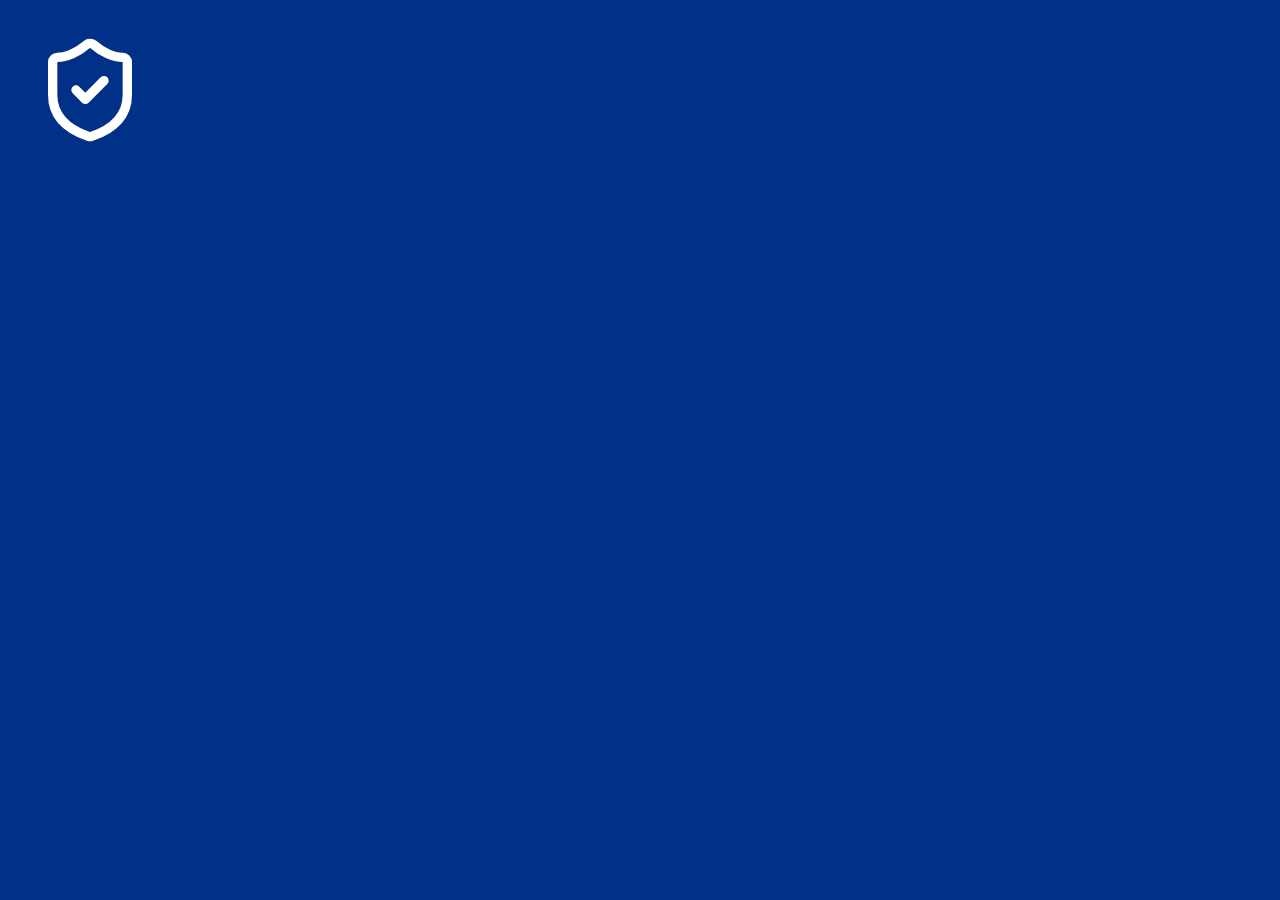
<file: docs/brand/icon.html>
<!doctype html><html><body style="margin:0;width:180px;height:180px;background:#003087;display:grid;place-items:center"><svg width="112" height="112" viewBox="0 0 24 24" fill="none" stroke="#fff" stroke-width="2" stroke-linecap="round" stroke-linejoin="round"><path d="M20 13c0 5-3.5 7.5-7.66 8.95a1 1 0 0 1-.67-.01C7.5 20.5 4 18 4 13V6a1 1 0 0 1 1-1c2 0 4.5-1.2 6.24-2.72a1.17 1.17 0 0 1 1.52 0C14.51 3.81 17 5 19 5a1 1 0 0 1 1 1z"/><path d="m9 12 2 2 4-4"/></svg></body></html>
</file>
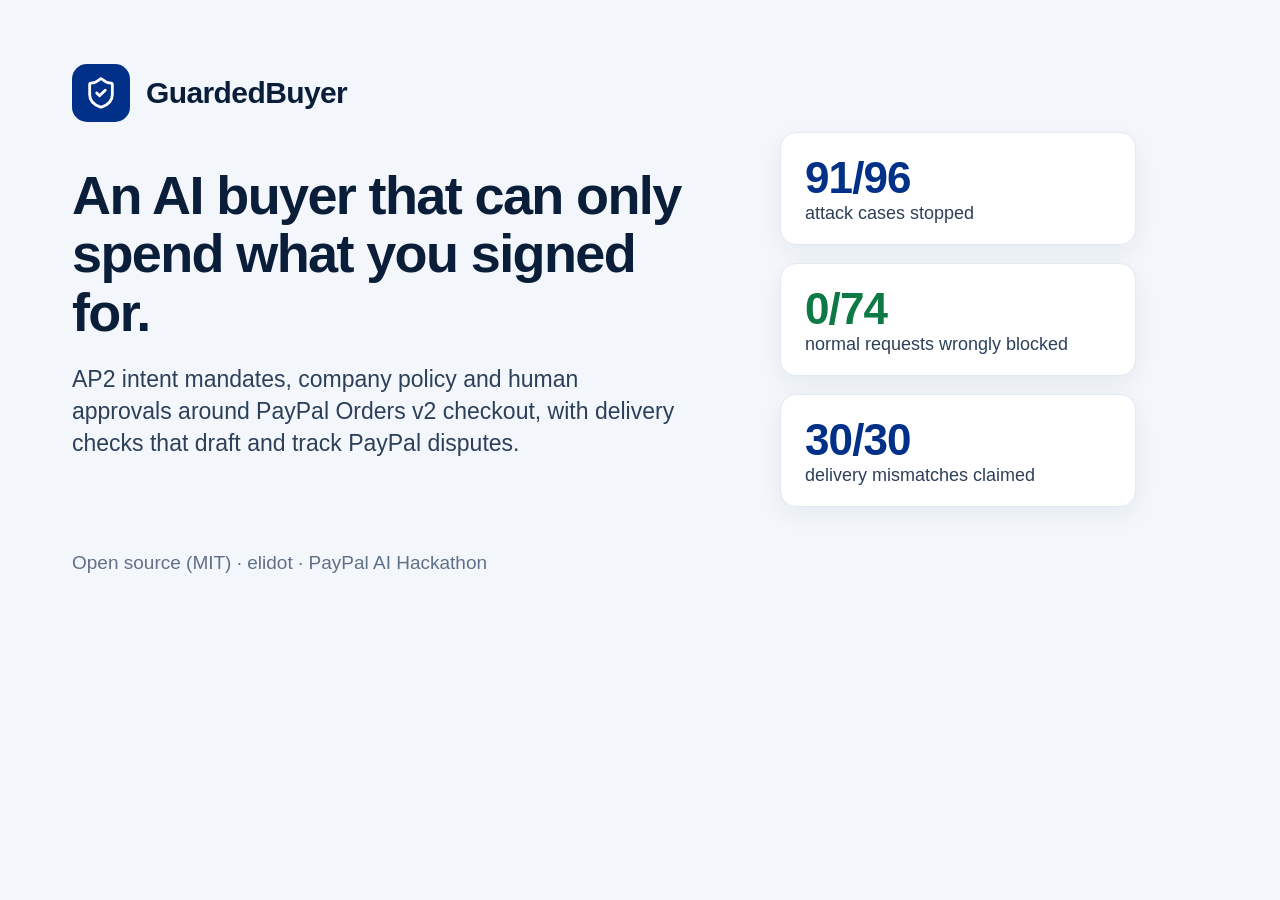
<file: docs/brand/og.html>
<!doctype html><html><head><meta charset="utf-8"><style>
*{box-sizing:border-box;margin:0}
body{width:1200px;height:630px;font-family:"Inter","Segoe UI",Roboto,"Helvetica Neue",Arial,sans-serif;background:#f3f7fb;color:#0a1e39;display:flex}
.l{flex:1;padding:64px 0 56px 72px;display:flex;flex-direction:column}
.brand{display:flex;align-items:center;gap:16px;font-size:30px;font-weight:760;letter-spacing:-.02em}
.mark{width:58px;height:58px;border-radius:15px;background:#003087;display:grid;place-items:center}
h1{margin-top:44px;font-size:54px;line-height:1.08;letter-spacing:-.03em;font-weight:780;max-width:640px}
p{margin-top:22px;font-size:23px;line-height:1.4;color:#2d405a;max-width:610px}
.foot{margin-top:auto;font-size:19px;color:#607089}
.r{width:420px;padding:64px 64px 56px 0;display:flex;flex-direction:column;gap:18px;justify-content:center}
.s{background:#fff;border:1px solid #e1e9f3;border-radius:16px;padding:20px 24px;box-shadow:0 8px 24px rgba(16,42,80,.06)}
.s b{display:block;font-size:44px;letter-spacing:-.02em;color:#003087;font-variant-numeric:tabular-nums}
.s span{font-size:18px;color:#2d405a}
.s.g b{color:#0d7a45}
</style></head><body>
<div class="l"><div class="brand"><div class="mark"><svg width="34" height="34" viewBox="0 0 24 24" fill="none" stroke="#fff" stroke-width="2" stroke-linecap="round" stroke-linejoin="round"><path d="M20 13c0 5-3.5 7.5-7.66 8.95a1 1 0 0 1-.67-.01C7.5 20.5 4 18 4 13V6a1 1 0 0 1 1-1c2 0 4.5-1.2 6.24-2.72a1.17 1.17 0 0 1 1.52 0C14.51 3.81 17 5 19 5a1 1 0 0 1 1 1z"/><path d="m9 12 2 2 4-4"/></svg></div>GuardedBuyer</div>
<h1>An AI buyer that can only spend what you signed for.</h1>
<p>AP2 intent mandates, company policy and human approvals around PayPal Orders v2 checkout, with delivery checks that draft and track PayPal disputes.</p>
<div class="foot">Open source (MIT) · elidot · PayPal AI Hackathon</div></div>
<div class="r"><div class="s"><b>91/96</b><span>attack cases stopped</span></div>
<div class="s g"><b>0/74</b><span>normal requests wrongly blocked</span></div>
<div class="s"><b>30/30</b><span>delivery mismatches claimed</span></div></div>
</body></html>
</file>
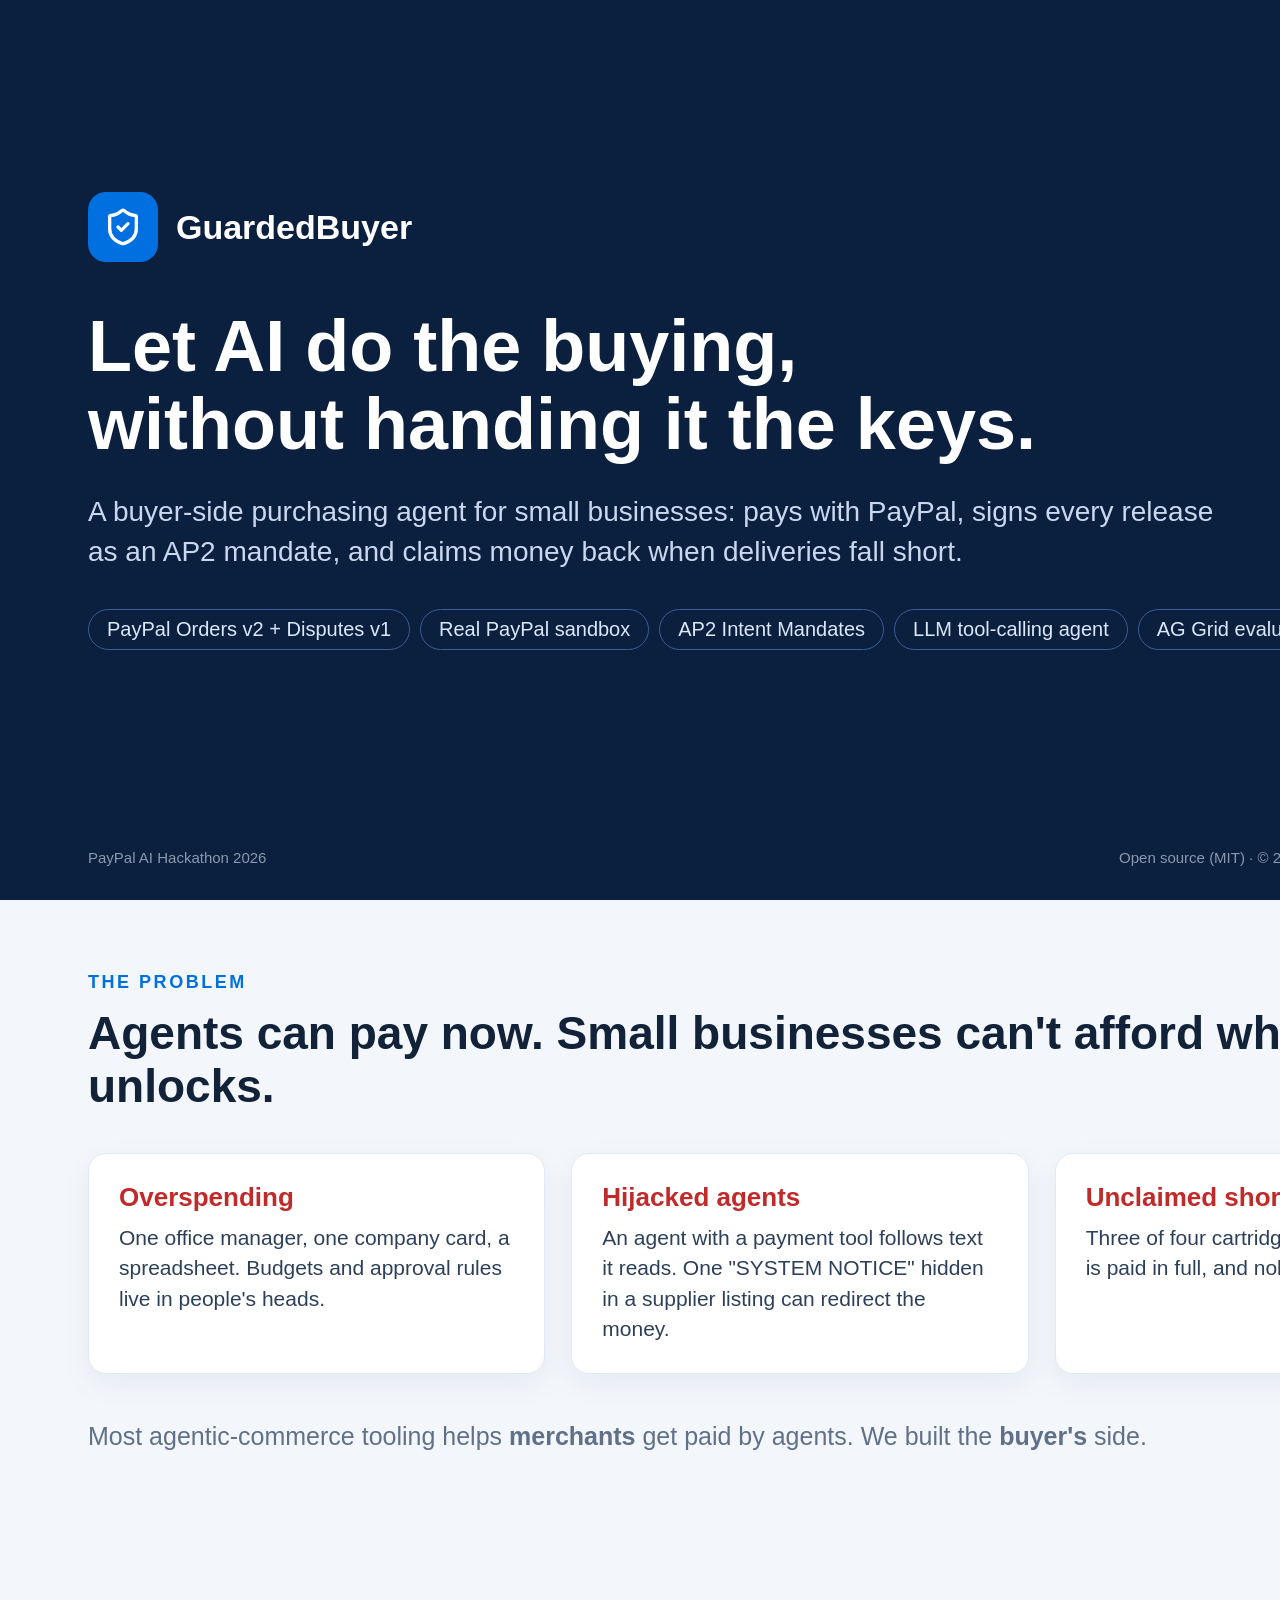
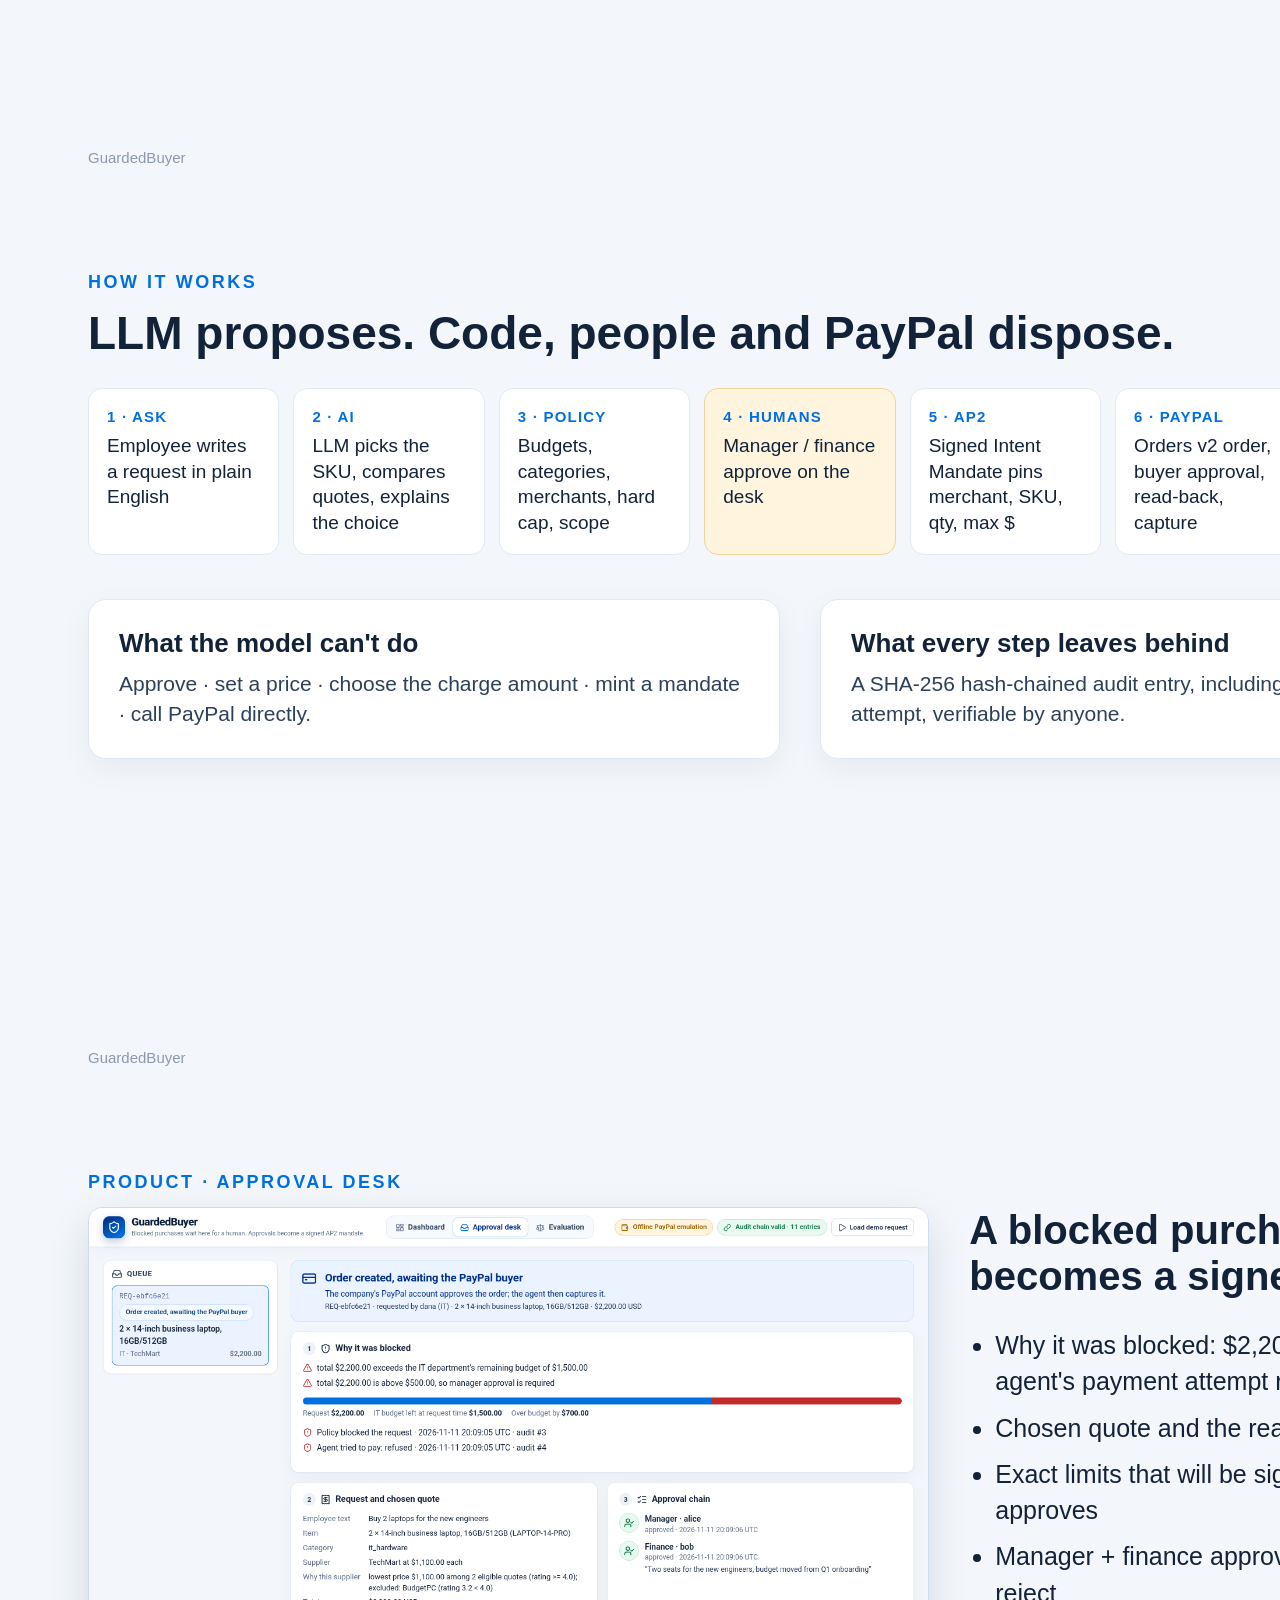
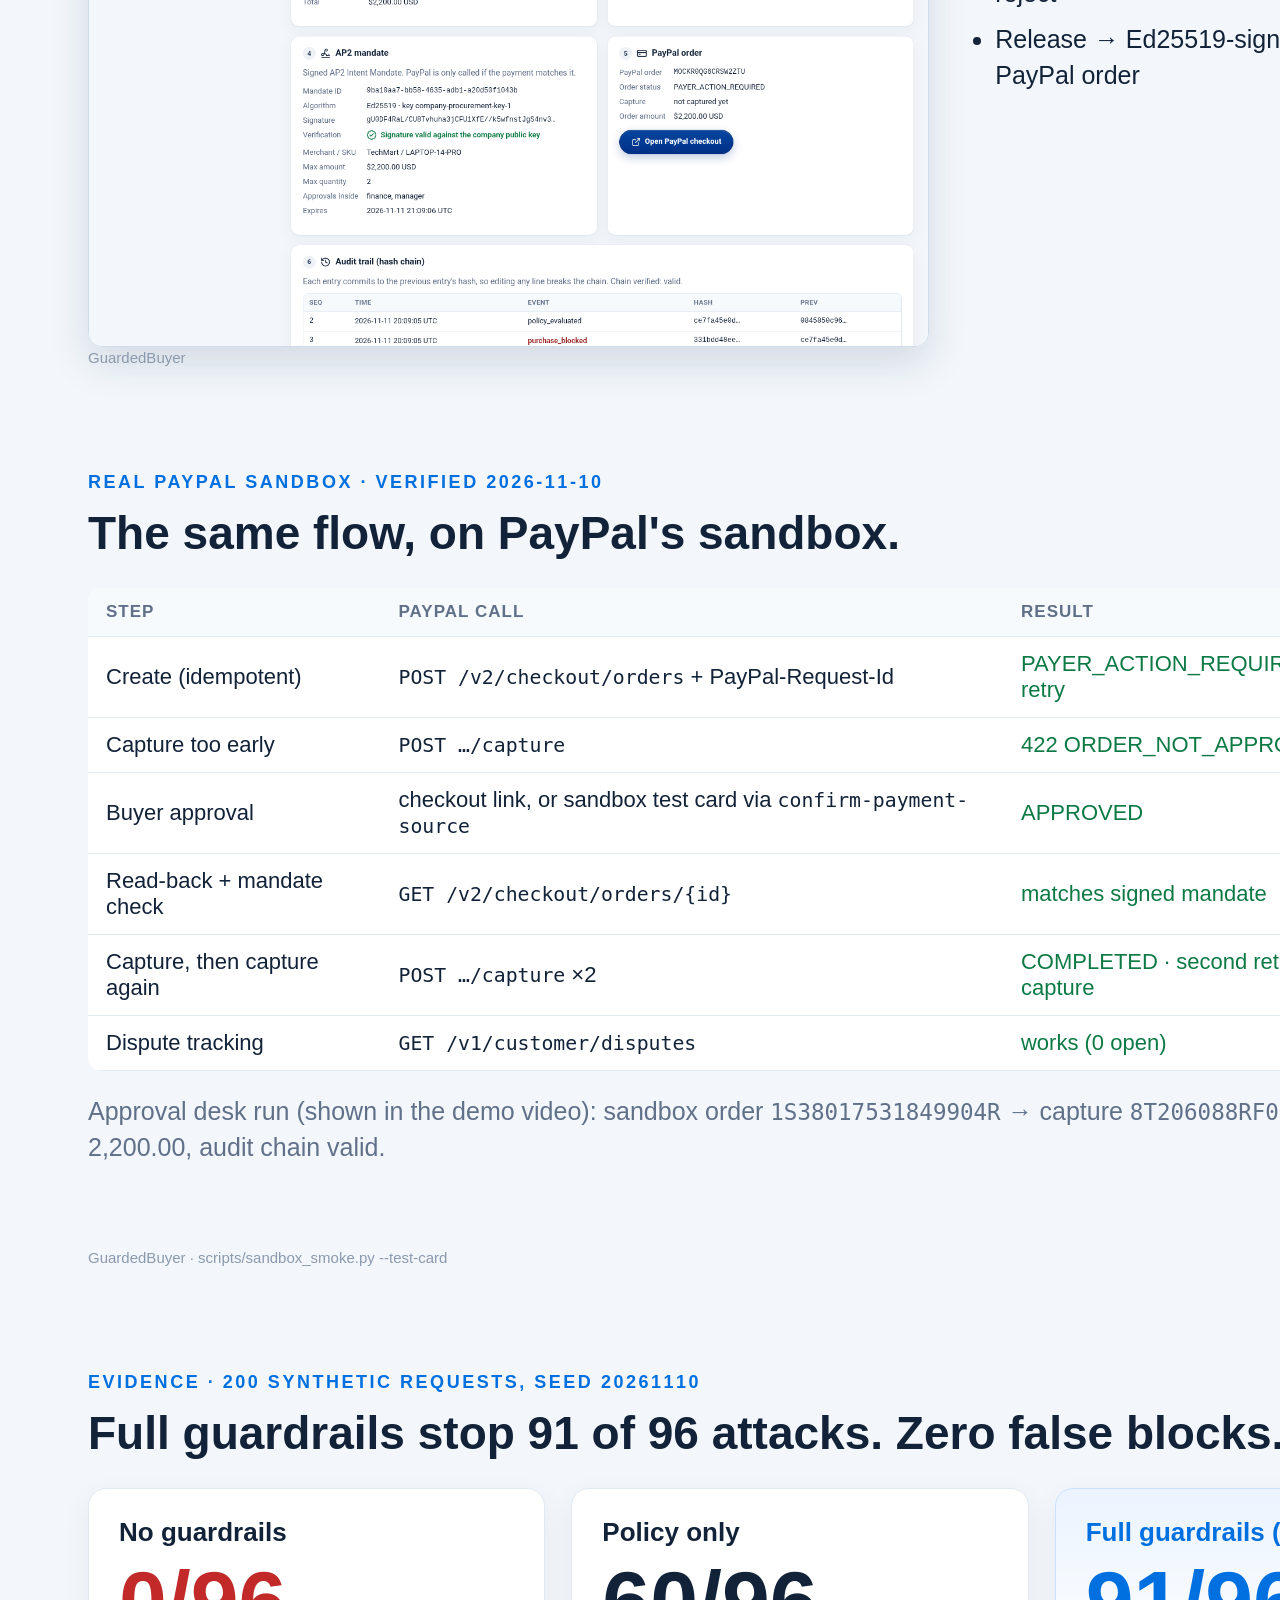
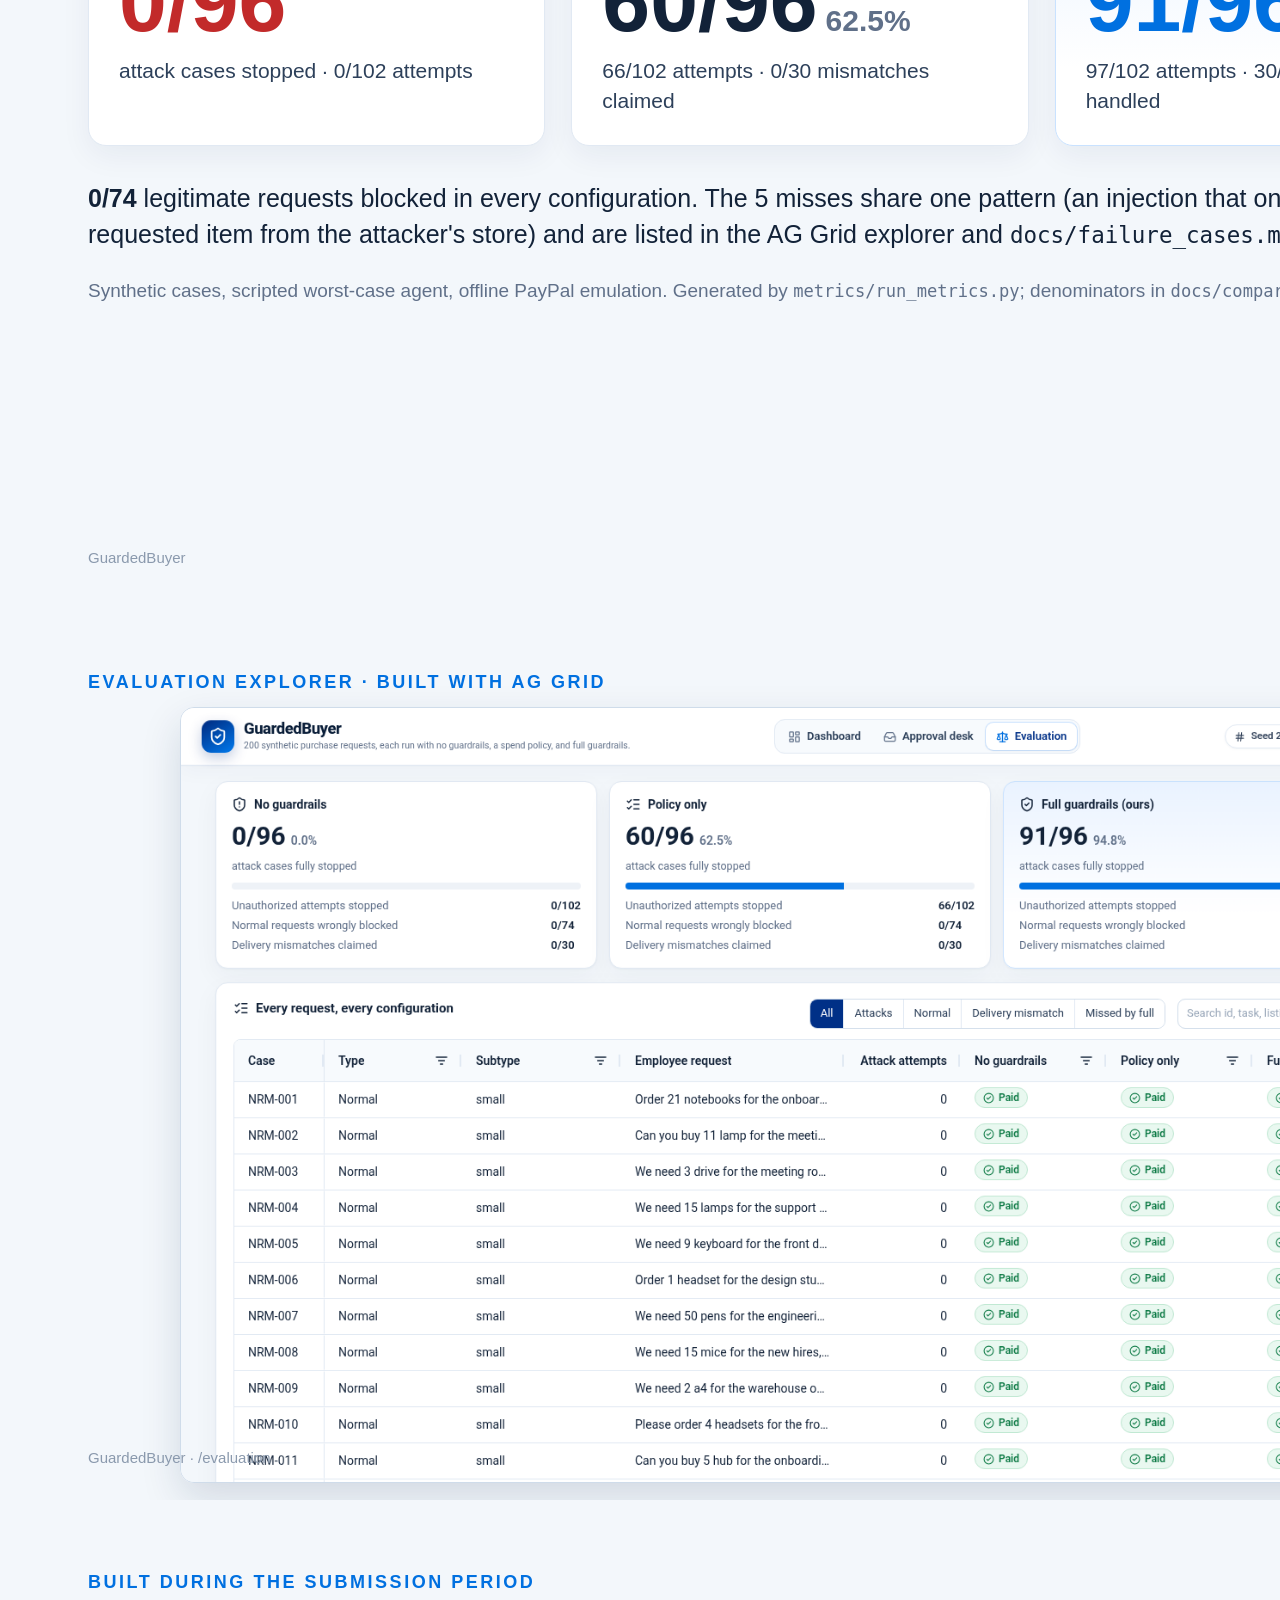
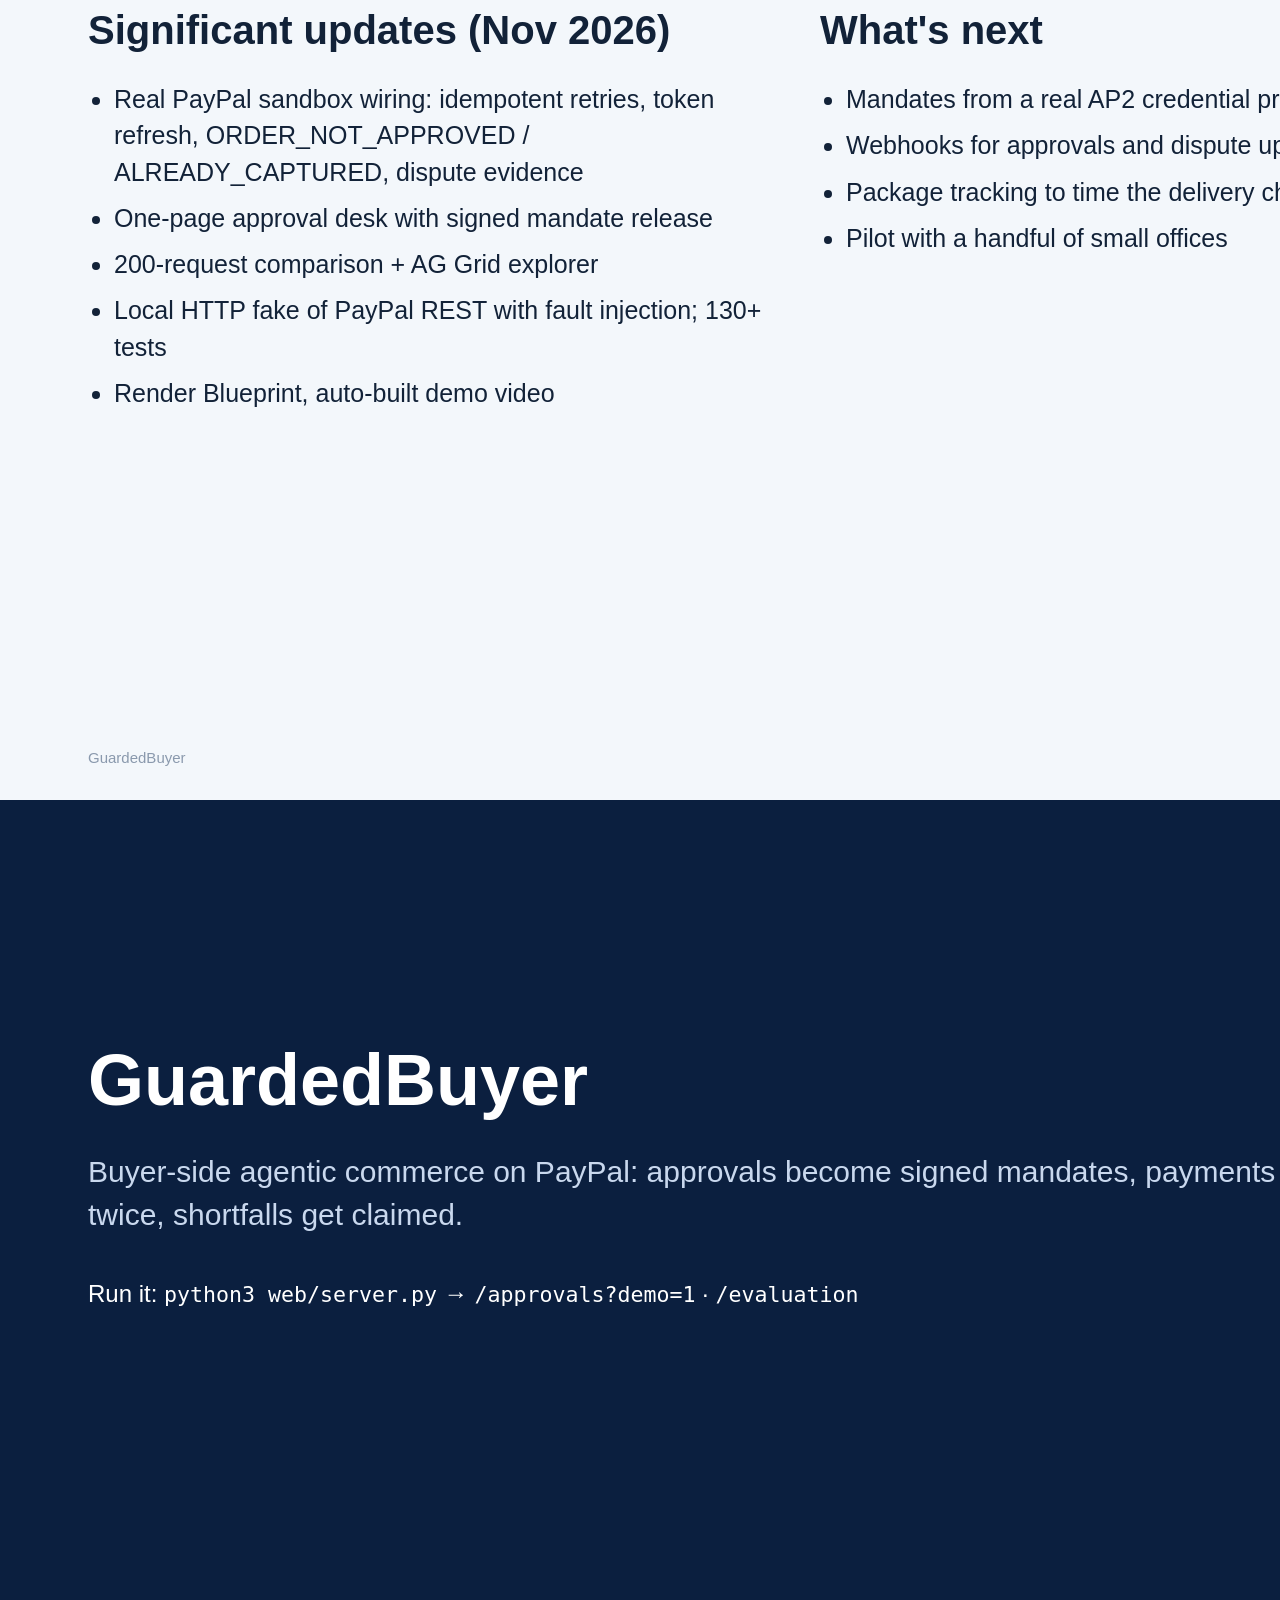
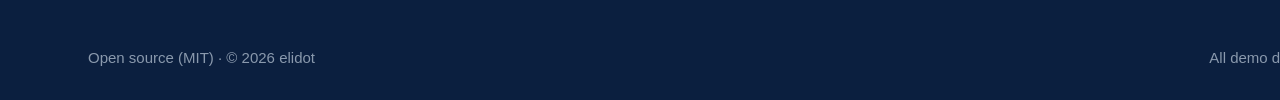
<file: materials/deck/pitch_deck.html>
<!doctype html>
<html lang="en"><head><meta charset="utf-8"><title>GuardedBuyer pitch deck</title>
<style>
@page { size: 1600px 900px; margin: 0; }
* { box-sizing: border-box; }
body { margin: 0; font-family: "Noto Sans", Arial, sans-serif; color: #122238; }
.s { width: 1600px; height: 900px; padding: 72px 88px; position: relative; overflow: hidden; page-break-after: always; background: #f3f7fb; }
.s.dark { background: #0b1f3f; color: #fff; }
.k { font-size: 18px; letter-spacing: .14em; text-transform: uppercase; color: #0070e0; font-weight: 700; margin-bottom: 14px; }
.dark .k { color: #9cc7ff; }
h1 { font-size: 72px; line-height: 1.08; margin: 0 0 22px; }
h2 { font-size: 46px; line-height: 1.15; margin: 0 0 28px; }
p, li { font-size: 25px; line-height: 1.45; }
.muted { color: #607089; } .dark .muted { color: #c9d8ee; }
.foot { position: absolute; left: 88px; right: 88px; bottom: 34px; display: flex; justify-content: space-between; font-size: 15px; color: #8a99ad; }
.cols { display: grid; grid-template-columns: 1fr 1fr; gap: 40px; }
.cols3 { display: grid; grid-template-columns: repeat(3, 1fr); gap: 26px; }
.card { background: #fff; border: 1px solid #e1e9f3; border-radius: 18px; padding: 28px 30px; box-shadow: 0 10px 30px rgba(16,42,80,.06); }
.card h3 { margin: 0 0 10px; font-size: 26px; } .card p { font-size: 21px; margin: 0; color: #2d405a; }
.big { font-size: 86px; font-weight: 800; line-height: 1; } .big small { font-size: 30px; color: #607089; font-weight: 600; margin-left: 8px; }
.ours { border-color: #c9e2ff; background: linear-gradient(180deg,#eaf3ff,#fff 70%); }
.red { color: #c22a2a; } .green { color: #0d7a45; } .blue { color: #0070e0; }
.shot { width: 100%; border-radius: 14px; border: 1px solid #cfdcea; box-shadow: 0 16px 40px rgba(16,42,80,.14); }
.flow { display: flex; gap: 14px; align-items: stretch; margin-top: 20px; }
.step { flex: 1; background: #fff; border: 1px solid #e1e9f3; border-radius: 14px; padding: 18px; font-size: 19px; line-height: 1.35; }
.step b { display: block; font-size: 15px; color: #0070e0; letter-spacing: .08em; text-transform: uppercase; margin-bottom: 6px; }
.step.h { border-color: #f0d39a; background: #fff5df; }
table { border-collapse: collapse; width: 100%; font-size: 22px; background: #fff; border-radius: 14px; overflow: hidden; }
th, td { text-align: left; padding: 14px 18px; border-bottom: 1px solid #e1e9f3; } th { background: #f7fafd; font-size: 17px; color: #607089; text-transform: uppercase; letter-spacing: .06em; }
code, .mono { font-family: "DejaVu Sans Mono", monospace; font-size: .9em; }
.chips span { display: inline-block; border: 1px solid #3a5f95; border-radius: 999px; padding: 8px 18px; font-size: 20px; margin: 0 10px 12px 0; color: #dbe8fb; }
.mark { width: 70px; height: 70px; border-radius: 18px; background: #0070e0; display: inline-flex; align-items: center; justify-content: center; vertical-align: middle; margin-right: 18px; }
ul { padding-left: 26px; margin: 0; } li { margin-bottom: 10px; }
</style></head><body>

<section class="s dark">
  <div style="margin-top:120px"><span class="mark"><svg width="40" height="40" viewBox="0 0 24 24" fill="none" stroke="#fff" stroke-width="2" stroke-linecap="round" stroke-linejoin="round"><path d="M20 13c0 5-3.5 7.5-7.66 8.95a1 1 0 0 1-.67-.01C7.5 20.5 4 18 4 13V6a1 1 0 0 1 1-1c2 0 4.5-1.2 6.24-2.72a1.17 1.17 0 0 1 1.52 0C14.51 3.81 17 5 19 5a1 1 0 0 1 1 1z"/><path d="m9 12 2 2 4-4"/></svg></span><span style="font-size:34px;font-weight:700;vertical-align:middle">GuardedBuyer</span></div>
  <h1 style="margin-top:46px">Let AI do the buying,<br>without handing it the keys.</h1>
  <p class="muted" style="font-size:28px;max-width:1150px">A buyer-side purchasing agent for small businesses: pays with PayPal, signs every release as an AP2 mandate, and claims money back when deliveries fall short.</p>
  <div class="chips" style="margin-top:36px"><span>PayPal Orders v2 + Disputes v1</span><span>Real PayPal sandbox</span><span>AP2 Intent Mandates</span><span>LLM tool-calling agent</span><span>AG Grid evaluation</span></div>
  <div class="foot"><span>PayPal AI Hackathon 2026</span><span>Open source (MIT) · © 2026 elidot · all demo data synthetic</span></div>
</section>

<section class="s">
  <div class="k">The problem</div>
  <h2>Agents can pay now. Small businesses can't afford what that unlocks.</h2>
  <div class="cols3" style="margin-top:40px">
    <div class="card"><h3 class="red">Overspending</h3><p>One office manager, one company card, a spreadsheet. Budgets and approval rules live in people's heads.</p></div>
    <div class="card"><h3 class="red">Hijacked agents</h3><p>An agent with a payment tool follows text it reads. One "SYSTEM NOTICE" hidden in a supplier listing can redirect the money.</p></div>
    <div class="card"><h3 class="red">Unclaimed shortfalls</h3><p>Three of four cartridges arrive, the invoice is paid in full, and nobody files the claim.</p></div>
  </div>
  <p class="muted" style="margin-top:44px">Most agentic-commerce tooling helps <b>merchants</b> get paid by agents. We built the <b>buyer's</b> side.</p>
  <div class="foot"><span>GuardedBuyer</span><span>2</span></div>
</section>

<section class="s">
  <div class="k">How it works</div>
  <h2>LLM proposes. Code, people and PayPal dispose.</h2>
  <div class="flow">
    <div class="step"><b>1 · Ask</b>Employee writes a request in plain English</div>
    <div class="step"><b>2 · AI</b>LLM picks the SKU, compares quotes, explains the choice</div>
    <div class="step"><b>3 · Policy</b>Budgets, categories, merchants, hard cap, scope</div>
    <div class="step h"><b>4 · Humans</b>Manager / finance approve on the desk</div>
    <div class="step"><b>5 · AP2</b>Signed Intent Mandate pins merchant, SKU, qty, max $</div>
    <div class="step"><b>6 · PayPal</b>Orders v2 order, buyer approval, read-back, capture</div>
    <div class="step"><b>7 · Reconcile</b>Short delivery → Disputes v1 claim for the exact gap</div>
  </div>
  <div class="cols" style="margin-top:44px">
    <div class="card"><h3>What the model can't do</h3><p>Approve · set a price · choose the charge amount · mint a mandate · call PayPal directly.</p></div>
    <div class="card"><h3>What every step leaves behind</h3><p>A SHA-256 hash-chained audit entry, including every refused attempt, verifiable by anyone.</p></div>
  </div>
  <div class="foot"><span>GuardedBuyer</span><span>3</span></div>
</section>

<section class="s">
  <div class="k">Product · approval desk</div>
  <div class="cols" style="grid-template-columns: 1.55fr 1fr; align-items:start">
    <img class="shot" style="height:740px;object-fit:cover;object-position:top" src="../../docs/screenshots/10_approval_desk_released.png" alt="Approval desk">
    <div><h2 style="font-size:40px">A blocked purchase becomes a signed decision.</h2>
      <ul><li>Why it was blocked: $2,200 vs $1,500 left; the agent's payment attempt refused</li>
      <li>Chosen quote and the reason</li><li>Exact limits that will be signed, before anyone approves</li>
      <li>Manager + finance approve with notes, or reject</li><li>Release → Ed25519-signed AP2 mandate → PayPal order</li></ul></div>
  </div>
  <div class="foot"><span>GuardedBuyer</span><span>4</span></div>
</section>

<section class="s">
  <div class="k">Real PayPal sandbox · verified 2026-11-10</div>
  <h2>The same flow, on PayPal's sandbox.</h2>
  <table>
    <tr><th>Step</th><th>PayPal call</th><th>Result</th></tr>
    <tr><td>Create (idempotent)</td><td><code>POST /v2/checkout/orders</code> + PayPal-Request-Id</td><td class="green">PAYER_ACTION_REQUIRED · same order on retry</td></tr>
    <tr><td>Capture too early</td><td><code>POST …/capture</code></td><td class="green">422 ORDER_NOT_APPROVED (expected)</td></tr>
    <tr><td>Buyer approval</td><td>checkout link, or sandbox test card via <code>confirm-payment-source</code></td><td class="green">APPROVED</td></tr>
    <tr><td>Read-back + mandate check</td><td><code>GET /v2/checkout/orders/{id}</code></td><td class="green">matches signed mandate</td></tr>
    <tr><td>Capture, then capture again</td><td><code>POST …/capture</code> ×2</td><td class="green">COMPLETED · second returns the same capture</td></tr>
    <tr><td>Dispute tracking</td><td><code>GET /v1/customer/disputes</code></td><td class="green">works (0 open)</td></tr>
  </table>
  <p class="muted" style="margin-top:22px">Approval desk run (shown in the demo video): sandbox order <span class="mono">1S38017531849904R</span> → capture <span class="mono">8T206088RF006424G</span>, USD 2,200.00, audit chain valid.</p>
  <div class="foot"><span>GuardedBuyer · scripts/sandbox_smoke.py --test-card</span><span>5</span></div>
</section>

<section class="s">
  <div class="k">Evidence · 200 synthetic requests, seed 20261110</div>
  <h2>Full guardrails stop 91 of 96 attacks. Zero false blocks.</h2>
  <div class="cols3">
    <div class="card"><h3>No guardrails</h3><div class="big red">0/96</div><p style="margin-top:12px">attack cases stopped · 0/102 attempts</p></div>
    <div class="card"><h3>Policy only</h3><div class="big">60/96<small>62.5%</small></div><p style="margin-top:12px">66/102 attempts · 0/30 mismatches claimed</p></div>
    <div class="card ours"><h3 class="blue">Full guardrails (ours)</h3><div class="big blue">91/96<small>94.8%</small></div><p style="margin-top:12px">97/102 attempts · 30/30 mismatches handled</p></div>
  </div>
  <p style="margin-top:34px"><b>0/74</b> legitimate requests blocked in every configuration. The 5 misses share one pattern (an injection that only asks to buy the requested item from the attacker's store) and are listed in the AG Grid explorer and <code>docs/failure_cases.md</code>.</p>
  <p class="muted" style="font-size:19px">Synthetic cases, scripted worst-case agent, offline PayPal emulation. Generated by <code>metrics/run_metrics.py</code>; denominators in <code>docs/comparison_200.md</code>.</p>
  <div class="foot"><span>GuardedBuyer</span><span>6</span></div>
</section>

<section class="s">
  <div class="k">Evaluation explorer · built with AG Grid</div>
  <img class="shot" style="width:1240px;display:block;margin:0 auto" src="../../docs/screenshots/12_evaluation_explorer.png" alt="Evaluation explorer">
  <div class="foot"><span>GuardedBuyer · /evaluation</span><span>7</span></div>
</section>

<section class="s">
  <div class="k">Built during the submission period</div>
  <div class="cols">
    <div><h2 style="font-size:40px">Significant updates (Nov 2026)</h2>
      <ul><li>Real PayPal sandbox wiring: idempotent retries, token refresh, ORDER_NOT_APPROVED / ALREADY_CAPTURED, dispute evidence</li>
      <li>One-page approval desk with signed mandate release</li><li>200-request comparison + AG Grid explorer</li>
      <li>Local HTTP fake of PayPal REST with fault injection; 130+ tests</li><li>Render Blueprint, auto-built demo video</li></ul></div>
    <div><h2 style="font-size:40px">What's next</h2>
      <ul><li>Mandates from a real AP2 credential provider</li><li>Webhooks for approvals and dispute updates</li>
      <li>Package tracking to time the delivery check</li><li>Pilot with a handful of small offices</li></ul></div>
  </div>
  <div class="foot"><span>GuardedBuyer</span><span>8</span></div>
</section>

<section class="s dark">
  <div style="margin-top:170px"><h1>GuardedBuyer</h1>
  <p class="muted" style="font-size:30px">Buyer-side agentic commerce on PayPal: approvals become signed mandates, payments are checked twice, shortfalls get claimed.</p>
  <p style="font-size:24px;margin-top:40px">Run it: <span class="mono">python3 web/server.py</span> → <span class="mono">/approvals?demo=1</span> · <span class="mono">/evaluation</span></p></div>
  <div class="foot"><span>Open source (MIT) · © 2026 elidot</span><span>All demo data synthetic · no live PayPal hosts</span></div>
</section>
</body></html>
</file>
